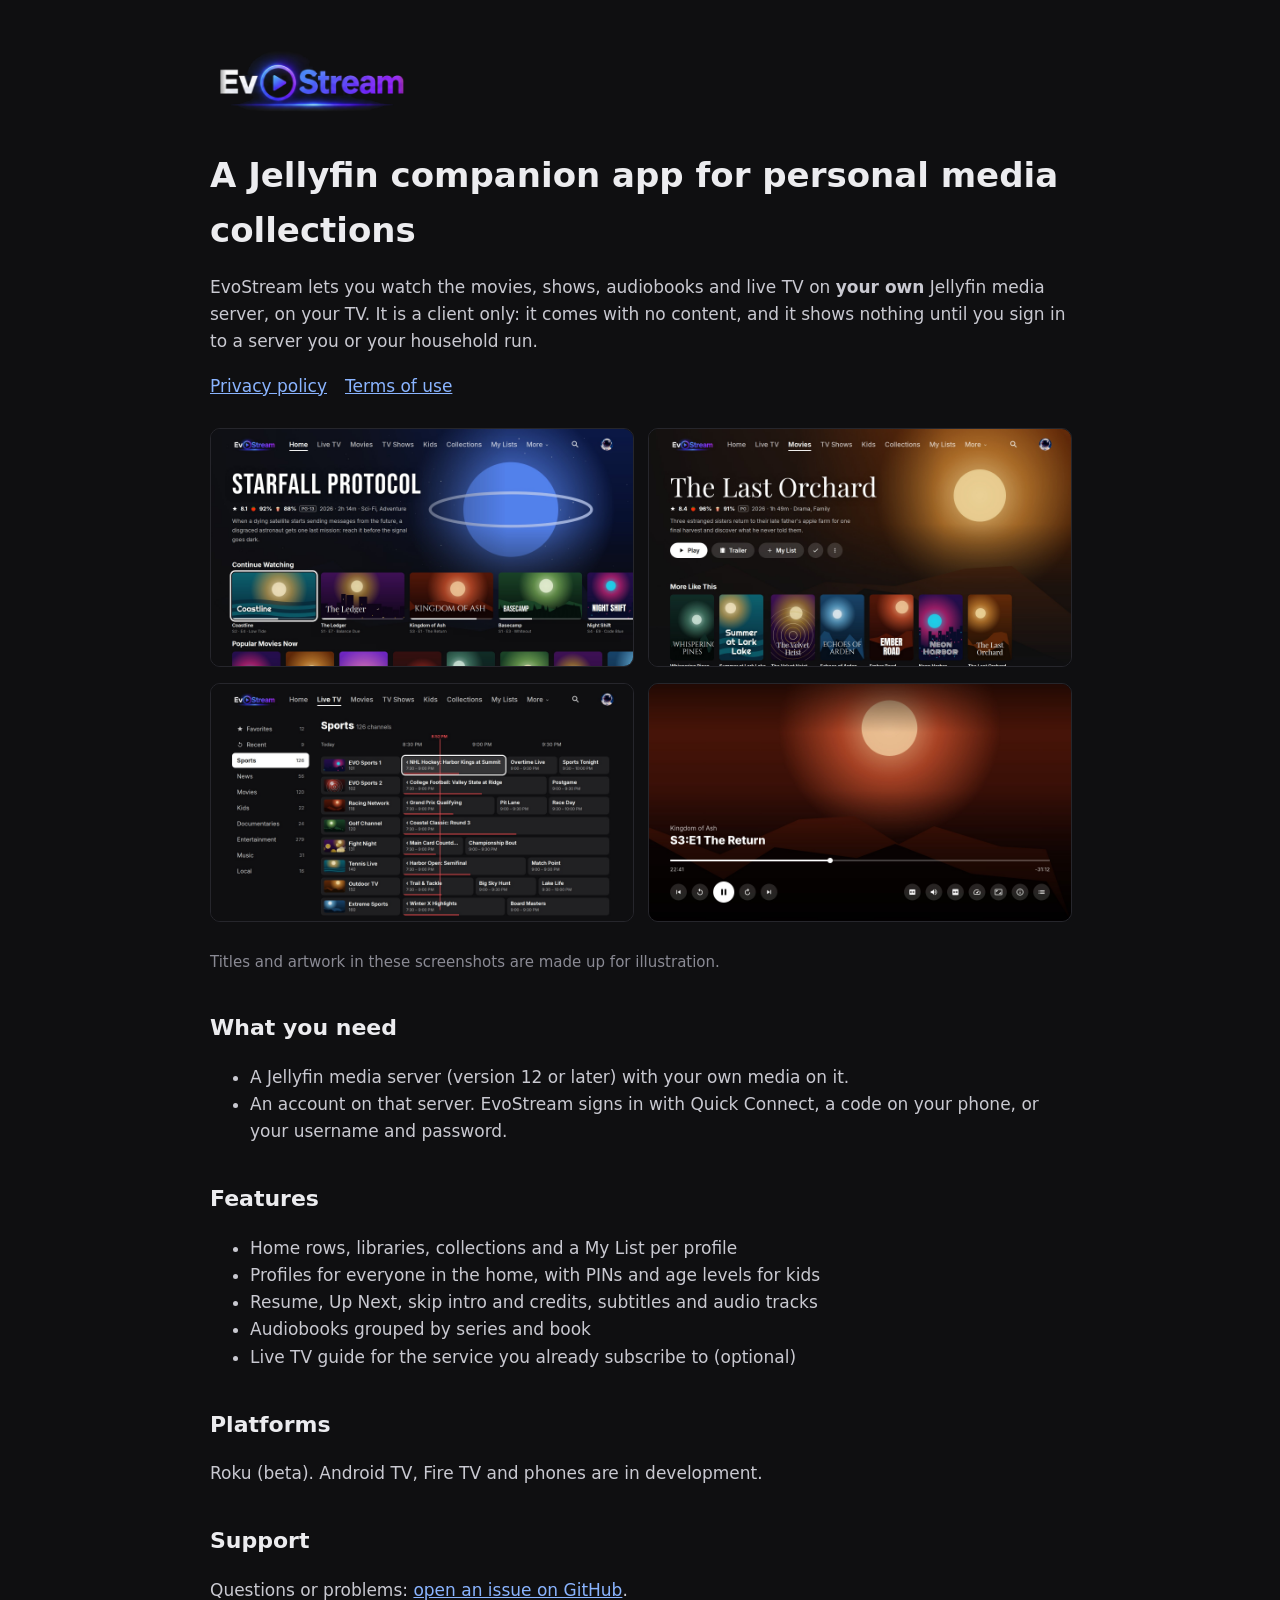
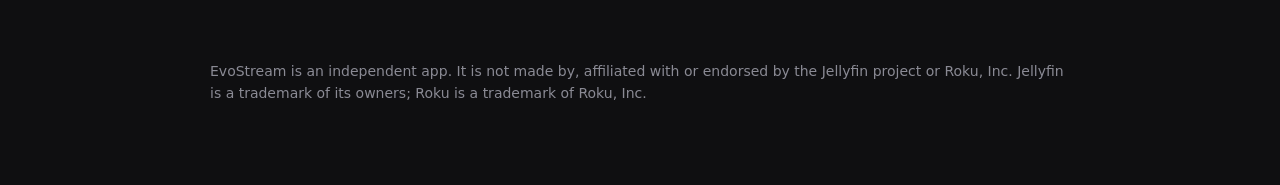
<file: index.html>
<!doctype html><html lang="en"><head><meta charset="utf-8"><meta name="viewport" content="width=device-width,initial-scale=1">
<title>EvoStream: a Jellyfin companion app for personal media collections</title><link rel="stylesheet" href="style.css"></head>
<body><main>
<header><img src="img/wordmark.png" alt="EvoStream"></header>
<h1>A Jellyfin companion app for personal media collections</h1>
<p>EvoStream lets you watch the movies, shows, audiobooks and live TV on <b>your own</b> Jellyfin media server, on your TV. It is a client only: it comes with no content, and it shows nothing until you sign in to a server you or your household run.</p>
<nav><a href="privacy.html">Privacy policy</a><a href="terms.html">Terms of use</a></nav>
<div class="shots">
<img src="img/1-home-1920x1080.jpg" alt="Home"><img src="img/2-movie-page-1920x1080.jpg" alt="Movie page">
<img src="img/3-live-tv-guide-1920x1080.jpg" alt="Live TV guide"><img src="img/5-player-1920x1080.jpg" alt="Player">
</div>
<p class="muted">Titles and artwork in these screenshots are made up for illustration.</p>
<h2>What you need</h2>
<ul><li>A Jellyfin media server (version 12 or later) with your own media on it.</li>
<li>An account on that server. EvoStream signs in with Quick Connect, a code on your phone, or your username and password.</li></ul>
<h2>Features</h2>
<ul><li>Home rows, libraries, collections and a My List per profile</li>
<li>Profiles for everyone in the home, with PINs and age levels for kids</li>
<li>Resume, Up Next, skip intro and credits, subtitles and audio tracks</li>
<li>Audiobooks grouped by series and book</li>
<li>Live TV guide for the service you already subscribe to (optional)</li></ul>
<h2>Platforms</h2>
<p>Roku (beta). Android TV, Fire TV and phones are in development.</p>
<h2>Support</h2>
<p>Questions or problems: <a href="https://github.com/arjohnson15/evostream-app/issues">open an issue on GitHub</a>.</p>
<footer>EvoStream is an independent app. It is not made by, affiliated with or endorsed by the Jellyfin project or Roku, Inc. Jellyfin is a trademark of its owners; Roku is a trademark of Roku, Inc.</footer>
</main></body></html>
</file>
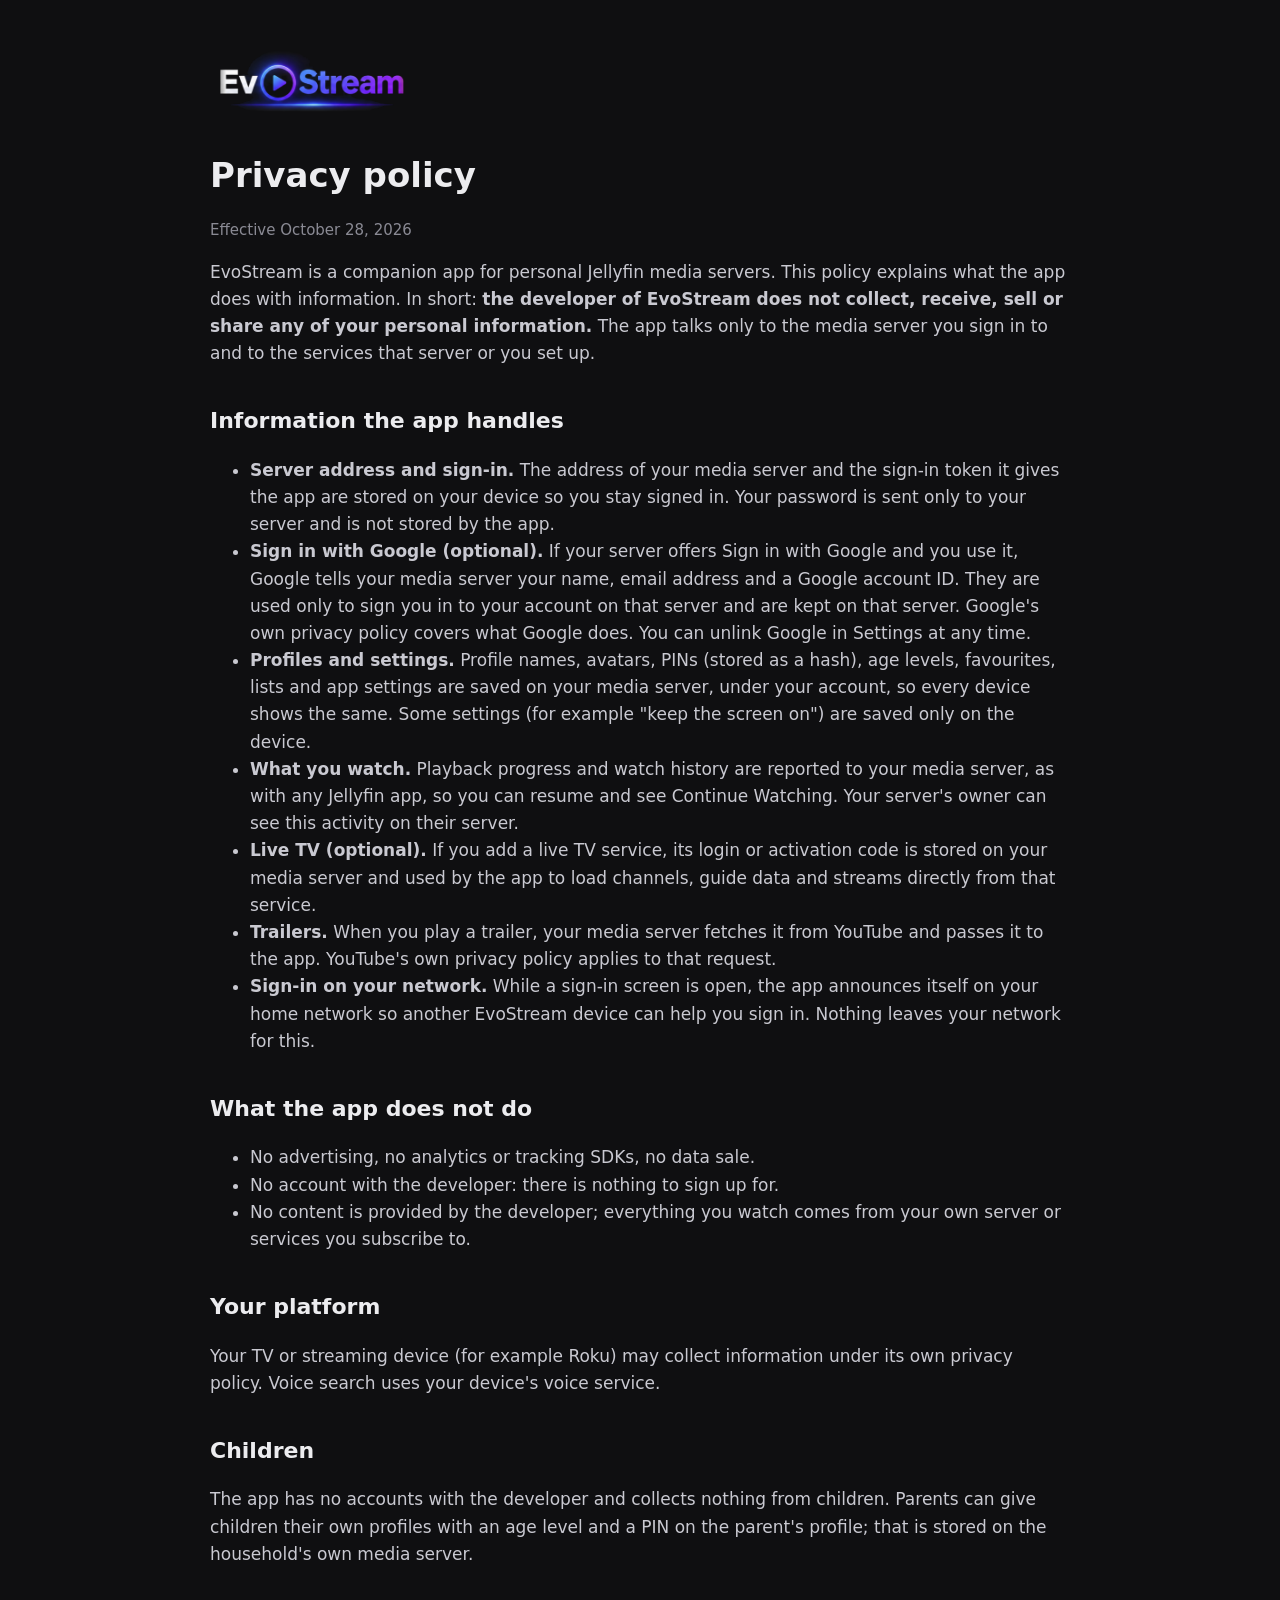
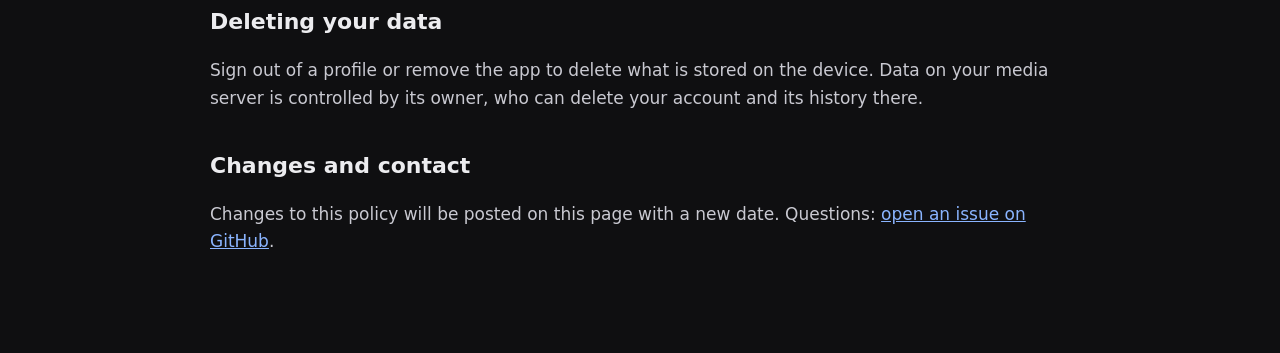
<file: privacy.html>
<!doctype html><html lang="en"><head><meta charset="utf-8"><meta name="viewport" content="width=device-width,initial-scale=1">
<title>EvoStream privacy policy</title><link rel="stylesheet" href="style.css"></head>
<body><main>
<header><a href="./"><img src="img/wordmark.png" alt="EvoStream"></a></header>
<h1>Privacy policy</h1>
<p class="muted">Effective October 28, 2026</p>
<p>EvoStream is a companion app for personal Jellyfin media servers. This policy explains what the app does with information. In short: <b>the developer of EvoStream does not collect, receive, sell or share any of your personal information.</b> The app talks only to the media server you sign in to and to the services that server or you set up.</p>
<h2>Information the app handles</h2>
<ul>
<li><b>Server address and sign-in.</b> The address of your media server and the sign-in token it gives the app are stored on your device so you stay signed in. Your password is sent only to your server and is not stored by the app.</li>
<li><b>Sign in with Google (optional).</b> If your server offers Sign in with Google and you use it, Google tells your media server your name, email address and a Google account ID. They are used only to sign you in to your account on that server and are kept on that server. Google's own privacy policy covers what Google does. You can unlink Google in Settings at any time.</li>
<li><b>Profiles and settings.</b> Profile names, avatars, PINs (stored as a hash), age levels, favourites, lists and app settings are saved on your media server, under your account, so every device shows the same. Some settings (for example "keep the screen on") are saved only on the device.</li>
<li><b>What you watch.</b> Playback progress and watch history are reported to your media server, as with any Jellyfin app, so you can resume and see Continue Watching. Your server's owner can see this activity on their server.</li>
<li><b>Live TV (optional).</b> If you add a live TV service, its login or activation code is stored on your media server and used by the app to load channels, guide data and streams directly from that service.</li>
<li><b>Trailers.</b> When you play a trailer, your media server fetches it from YouTube and passes it to the app. YouTube's own privacy policy applies to that request.</li>
<li><b>Sign-in on your network.</b> While a sign-in screen is open, the app announces itself on your home network so another EvoStream device can help you sign in. Nothing leaves your network for this.</li>
</ul>
<h2>What the app does not do</h2>
<ul><li>No advertising, no analytics or tracking SDKs, no data sale.</li>
<li>No account with the developer: there is nothing to sign up for.</li>
<li>No content is provided by the developer; everything you watch comes from your own server or services you subscribe to.</li></ul>
<h2>Your platform</h2>
<p>Your TV or streaming device (for example Roku) may collect information under its own privacy policy. Voice search uses your device's voice service.</p>
<h2>Children</h2>
<p>The app has no accounts with the developer and collects nothing from children. Parents can give children their own profiles with an age level and a PIN on the parent's profile; that is stored on the household's own media server.</p>
<h2>Deleting your data</h2>
<p>Sign out of a profile or remove the app to delete what is stored on the device. Data on your media server is controlled by its owner, who can delete your account and its history there.</p>
<h2>Changes and contact</h2>
<p>Changes to this policy will be posted on this page with a new date. Questions: <a href="https://github.com/arjohnson15/evostream-app/issues">open an issue on GitHub</a>.</p>
</main></body></html>
</file>
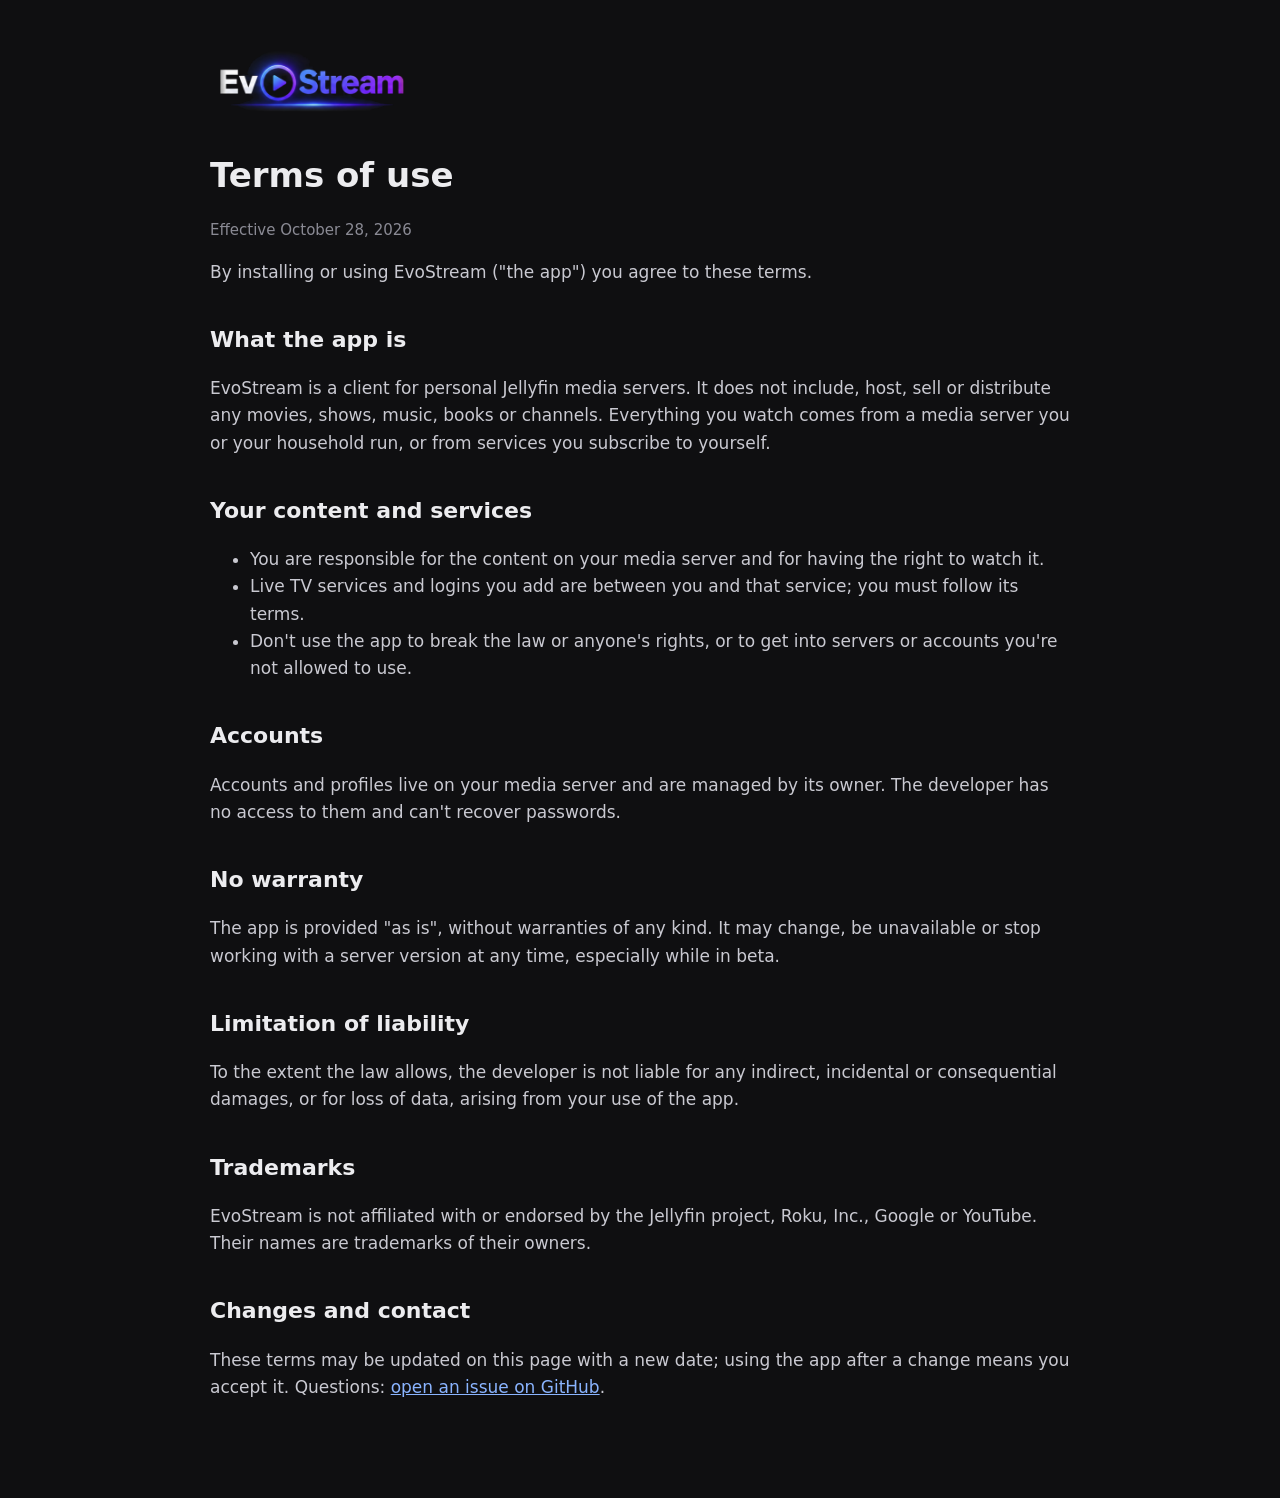
<file: terms.html>
<!doctype html><html lang="en"><head><meta charset="utf-8"><meta name="viewport" content="width=device-width,initial-scale=1">
<title>EvoStream terms of use</title><link rel="stylesheet" href="style.css"></head>
<body><main>
<header><a href="./"><img src="img/wordmark.png" alt="EvoStream"></a></header>
<h1>Terms of use</h1>
<p class="muted">Effective October 28, 2026</p>
<p>By installing or using EvoStream ("the app") you agree to these terms.</p>
<h2>What the app is</h2>
<p>EvoStream is a client for personal Jellyfin media servers. It does not include, host, sell or distribute any movies, shows, music, books or channels. Everything you watch comes from a media server you or your household run, or from services you subscribe to yourself.</p>
<h2>Your content and services</h2>
<ul><li>You are responsible for the content on your media server and for having the right to watch it.</li>
<li>Live TV services and logins you add are between you and that service; you must follow its terms.</li>
<li>Don't use the app to break the law or anyone's rights, or to get into servers or accounts you're not allowed to use.</li></ul>
<h2>Accounts</h2>
<p>Accounts and profiles live on your media server and are managed by its owner. The developer has no access to them and can't recover passwords.</p>
<h2>No warranty</h2>
<p>The app is provided "as is", without warranties of any kind. It may change, be unavailable or stop working with a server version at any time, especially while in beta.</p>
<h2>Limitation of liability</h2>
<p>To the extent the law allows, the developer is not liable for any indirect, incidental or consequential damages, or for loss of data, arising from your use of the app.</p>
<h2>Trademarks</h2>
<p>EvoStream is not affiliated with or endorsed by the Jellyfin project, Roku, Inc., Google or YouTube. Their names are trademarks of their owners.</p>
<h2>Changes and contact</h2>
<p>These terms may be updated on this page with a new date; using the app after a change means you accept it. Questions: <a href="https://github.com/arjohnson15/evostream-app/issues">open an issue on GitHub</a>.</p>
</main></body></html>
</file>
<file: style.css>
body { margin: 0; background: #0F0F11; color: #ECECEF; font: 17px/1.6 Inter, system-ui, -apple-system, "Segoe UI", Roboto, sans-serif; }
main { max-width: 860px; margin: 0 auto; padding: 48px 24px 80px; }
header img { height: 64px; }
h1 { font-size: 34px; margin: 28px 0 8px; } h2 { font-size: 22px; margin-top: 36px; }
a { color: #8AB4FF; } p, li { color: #C9C9D1; }
.shots { display: grid; grid-template-columns: 1fr 1fr; gap: 16px; margin: 28px 0; }
.shots img { width: 100%; border-radius: 10px; border: 1px solid #26262C; }
nav a { margin-right: 18px; } footer { margin-top: 56px; font-size: 14px; color: #8A8A94; }
.muted { color: #8A8A94; font-size: 15px; }
</file>
